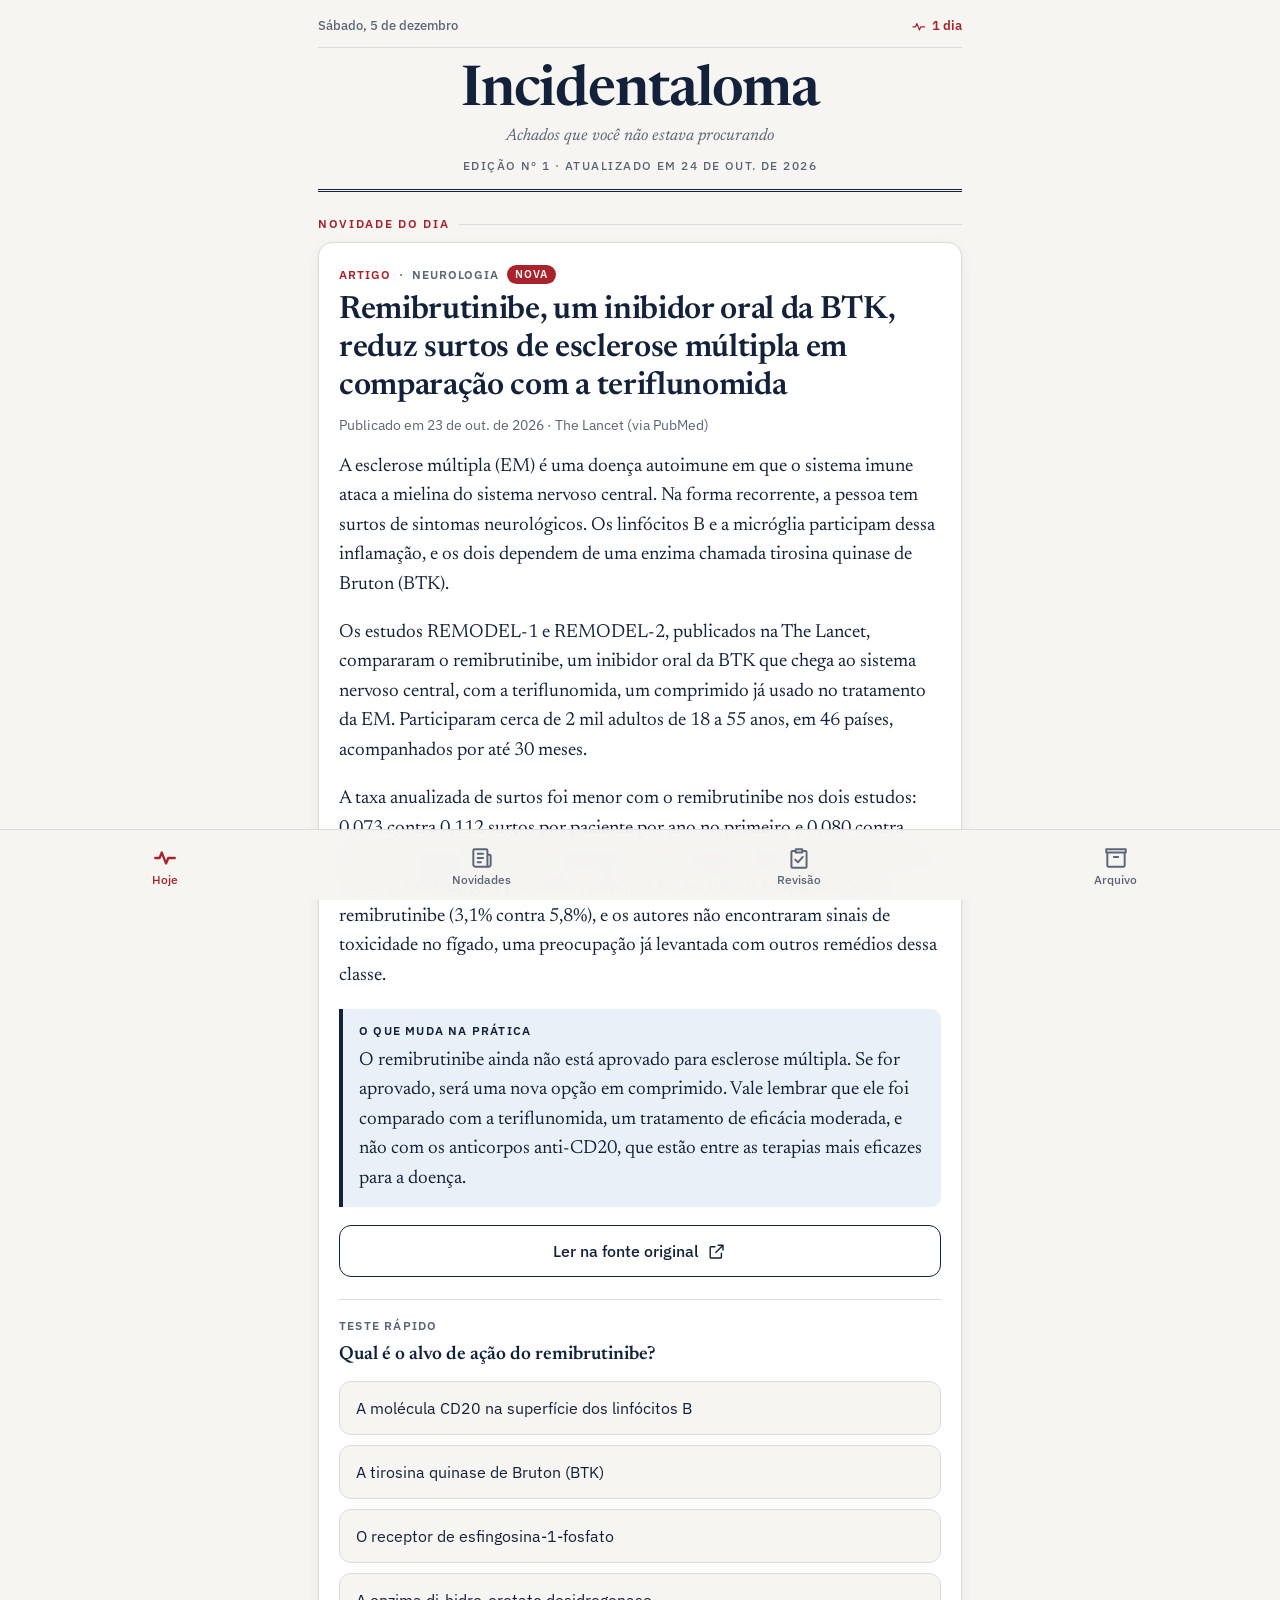
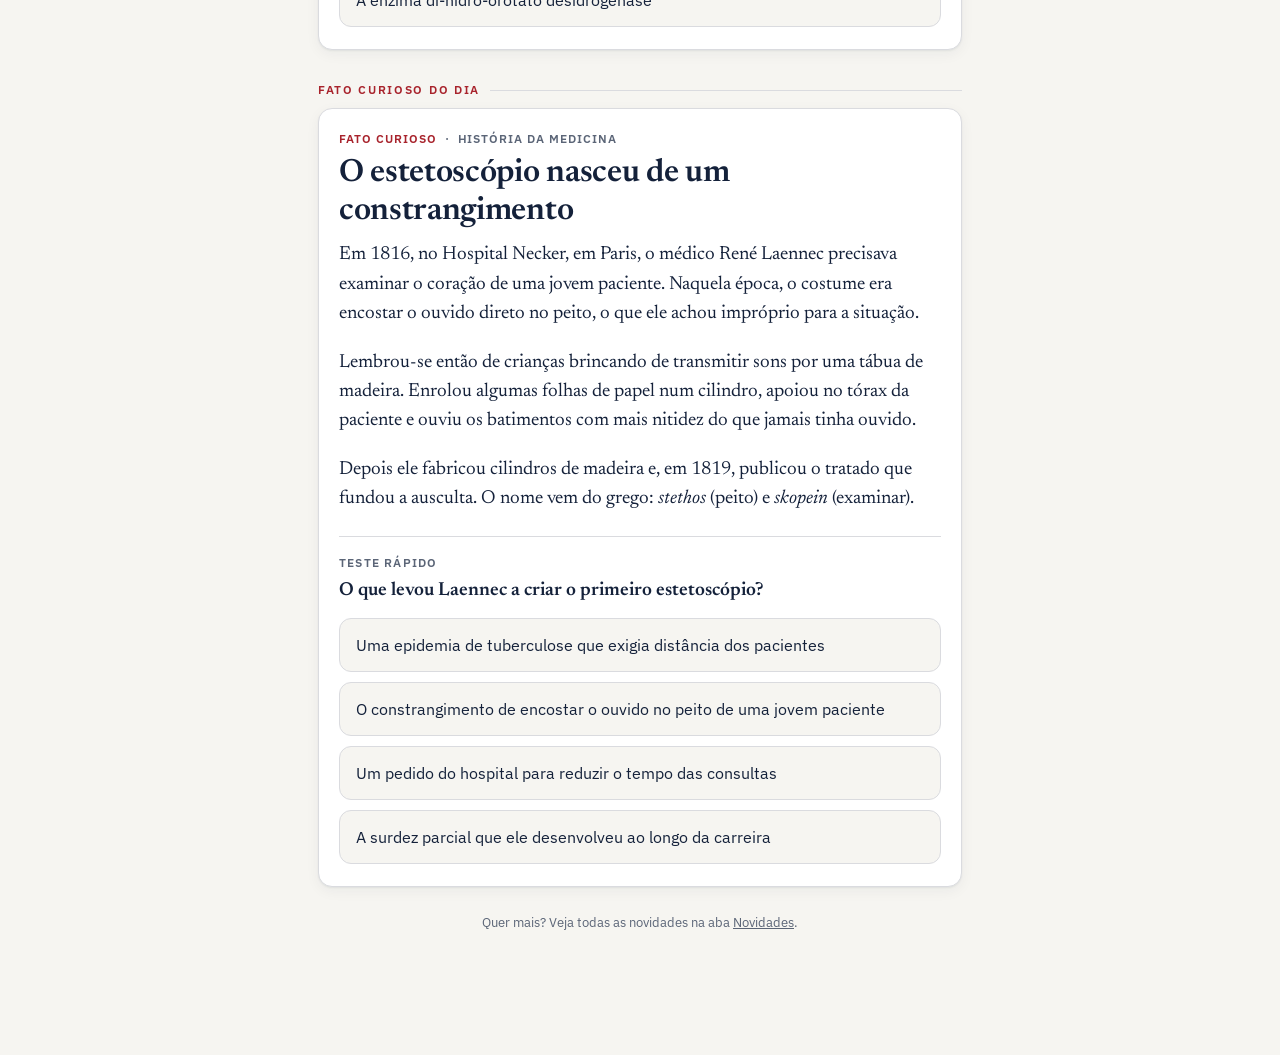
<file: index.html>
<!doctype html>
<html lang="pt-BR">
<head>
  <meta charset="utf-8">
  <meta name="viewport" content="width=device-width, initial-scale=1, viewport-fit=cover">
  <title>Incidentaloma</title>
  <meta name="description" content="Achados que você não estava procurando: novidades de medicina com fonte e fatos curiosos, em poucos minutos por dia.">

  <!-- Cores da barra do celular (clara e escura) -->
  <meta name="theme-color" content="#F6F5F1" media="(prefers-color-scheme: light)">
  <meta name="theme-color" content="#0E1520" media="(prefers-color-scheme: dark)">

  <!-- Para funcionar como app no iPhone -->
  <meta name="apple-mobile-web-app-capable" content="yes">
  <meta name="mobile-web-app-capable" content="yes">
  <meta name="apple-mobile-web-app-status-bar-style" content="default">
  <meta name="apple-mobile-web-app-title" content="Incidentaloma">
  <link rel="apple-touch-icon" href="icones/apple-touch-icon.png">

  <link rel="manifest" href="manifest.webmanifest">
  <link rel="icon" href="icones/icone.svg" type="image/svg+xml">

  <!-- Fontes (ficam guardadas no aparelho depois do primeiro uso) -->
  <link rel="preconnect" href="https://fonts.googleapis.com">
  <link rel="preconnect" href="https://fonts.gstatic.com" crossorigin>
  <link rel="stylesheet" href="https://fonts.googleapis.com/css2?family=IBM+Plex+Sans:wght@400;500;600&family=Newsreader:ital,opsz,wght@0,6..72,400;0,6..72,600;1,6..72,400&display=swap">

  <link rel="stylesheet" href="estilo.css">
</head>
<body>
  <main id="tela" class="tela" tabindex="-1"><p class="vazio">Carregando…</p></main>

  <nav class="barra" aria-label="Navegação principal">
    <a href="#hoje" data-aba="hoje">
      <svg viewBox="0 0 24 24" aria-hidden="true"><path d="M3 12h4l2-5 4 10 2-5h6"/></svg>
      <span>Hoje</span>
    </a>
    <a href="#novidades" data-aba="novidades">
      <svg viewBox="0 0 24 24" aria-hidden="true"><path d="M5 4h11a1 1 0 0 1 1 1v14a1 1 0 0 0 1 1H6a2 2 0 0 1-2-2V5a1 1 0 0 1 1-1zM17 9h2a1 1 0 0 1 1 1v8a2 2 0 0 1-2 2M8 8h5M8 12h5M8 16h3"/></svg>
      <span>Novidades</span>
    </a>
    <a href="#revisao" data-aba="revisao">
      <svg viewBox="0 0 24 24" aria-hidden="true"><path d="M9 4h6v3H9zM9 5.5H6a1 1 0 0 0-1 1V20a1 1 0 0 0 1 1h12a1 1 0 0 0 1-1V6.5a1 1 0 0 0-1-1h-3M8.5 13.5l2.5 2.5 4.5-5"/></svg>
      <span>Revisão</span>
    </a>
    <a href="#arquivo" data-aba="arquivo">
      <svg viewBox="0 0 24 24" aria-hidden="true"><path d="M4 7h16v12a1 1 0 0 1-1 1H5a1 1 0 0 1-1-1zM3 4h18v3H3zM10 11h4"/></svg>
      <span>Arquivo</span>
    </a>
  </nav>

  <script src="app.js"></script>
</body>
</html>
</file>
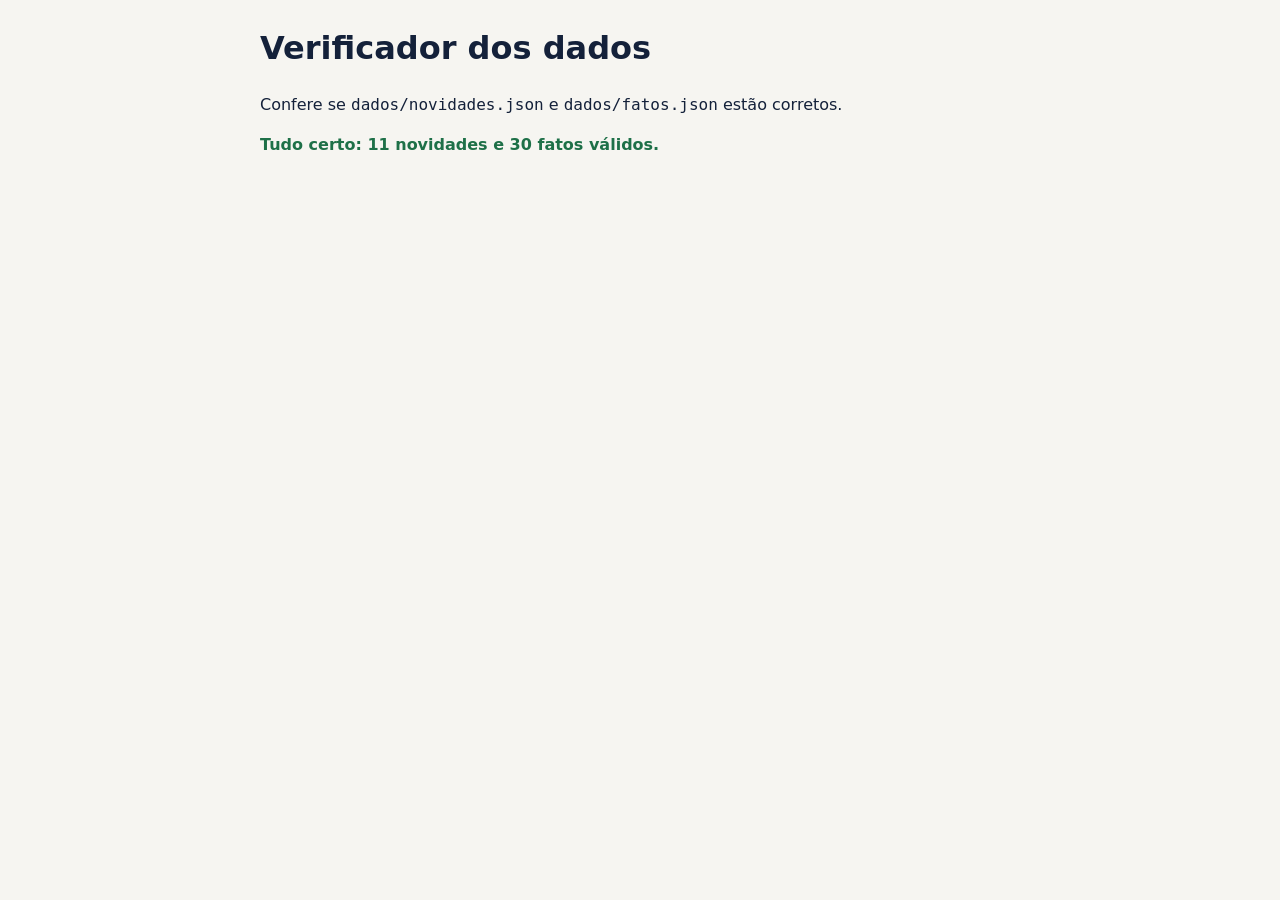
<file: ferramentas/verificar.html>
<!doctype html>
<html lang="pt-BR">
<head>
  <meta charset="utf-8">
  <meta name="viewport" content="width=device-width, initial-scale=1">
  <title>Verificador do Incidentaloma</title>
  <style>
    body { font: 16px/1.5 system-ui, sans-serif; max-width: 760px; margin: 24px auto; padding: 0 16px; background: #F6F5F1; color: #14213A; }
    .ok { color: #1E7048; font-weight: 600; } .erro { color: #A8232C; } .aviso { color: #8A5A00; }
    li { margin-bottom: 6px; }
  </style>
</head>
<body>
  <h1>Verificador dos dados</h1>
  <p>Confere se <code>dados/novidades.json</code> e <code>dados/fatos.json</code> estão corretos.</p>
  <div id="resultado">Verificando…</div>
  <script src="verificar.js"></script>
  <script>
    (async () => {
      const el = document.getElementById("resultado");
      const ler = async nome => {
        const texto = await (await fetch("../dados/" + nome, { cache: "no-cache" })).text();
        try { return JSON.parse(texto); }
        catch (e) { throw new Error(`dados/${nome} não é um JSON válido: ${e.message}`); }
      };
      try {
        const [n, f] = await Promise.all([ler("novidades.json"), ler("fatos.json")]);
        const { erros, avisos } = verificarDados(n, f);
        const li = (cls, t) => `<li class="${cls}">${t.replace(/</g, "&lt;")}</li>`;
        el.innerHTML = `<ul>${erros.map(e => li("erro", "ERRO: " + e)).join("")}${avisos.map(a => li("aviso", "AVISO: " + a)).join("")}</ul>` +
          (erros.length ? `<p class="erro"><b>${erros.length} erro(s).</b> Corrija antes de publicar.</p>`
                        : `<p class="ok">Tudo certo: ${n.novidades.length} novidades e ${f.fatos.length} fatos válidos.</p>`);
      } catch (e) {
        el.innerHTML = `<p class="erro">ERRO: ${String(e.message).replace(/</g, "&lt;")}</p>`;
      }
    })();
  </script>
</body>
</html>
</file>
<file: estilo.css>
/* =========================================================
   VISUAL DO INCIDENTALOMA
   As cores ficam aqui no topo. As do modo escuro ficam logo abaixo.
   ========================================================= */

:root {
  --papel: #F6F5F1;        /* fundo, cor de papel de revista */
  --cartao: #FFFFFF;
  --tinta: #14213A;        /* texto principal, azul-marinho */
  --suave: #5B6577;        /* texto secundário */
  --linha: #DADBDF;
  --destaque: #A8232C;     /* vermelho de revista científica */
  --destaque-fundo: #F7E7E6;
  --pratica-fundo: #EAF0F7;
  --certo: #1E7048;
  --certo-fundo: #E3F2EA;
  --errado: #A8232C;
  --errado-fundo: #F7E7E6;
  --sombra: 0 1px 2px rgba(20, 33, 58, .06), 0 4px 14px rgba(20, 33, 58, .05);

  --serifa: "Newsreader", Georgia, "Times New Roman", serif;
  --sem-serifa: "IBM Plex Sans", system-ui, -apple-system, "Segoe UI", Roboto, sans-serif;

  color-scheme: light dark;
}

@media (prefers-color-scheme: dark) {
  :root {
    --papel: #0E1520;
    --cartao: #162030;
    --tinta: #E6E9EF;
    --suave: #9CA6B8;
    --linha: #2A3547;
    --destaque: #EF6F72;
    --destaque-fundo: #3A1E25;
    --pratica-fundo: #1C2A3F;
    --certo: #5CCB94;
    --certo-fundo: #173327;
    --errado: #EF6F72;
    --errado-fundo: #3A1E25;
    --sombra: none;
  }
}

* { box-sizing: border-box; }

html { -webkit-text-size-adjust: 100%; }

body {
  margin: 0;
  background: var(--papel);
  color: var(--tinta);
  font-family: var(--serifa);
  font-size: 19px;
  line-height: 1.55;
  -webkit-font-smoothing: antialiased;
}

a { color: inherit; }

svg { width: 1.2em; height: 1.2em; fill: none; stroke: currentColor; stroke-width: 1.8; stroke-linecap: round; stroke-linejoin: round; flex: none; }

.tela {
  max-width: 680px;
  margin: 0 auto;
  padding: calc(18px + env(safe-area-inset-top)) 18px calc(110px + env(safe-area-inset-bottom));
  outline: none;
  animation: entrar .35s ease-out;
}

@keyframes entrar { from { opacity: 0; transform: translateY(6px); } to { opacity: 1; transform: none; } }

@media (prefers-reduced-motion: reduce) { .tela { animation: none; } }

/* ---------- Cabeçalho da revista (tela Hoje) ---------- */

.cabeca { text-align: center; padding-bottom: 14px; margin-bottom: 26px; border-bottom: 3px double var(--tinta); }

.linha-topo {
  display: flex; justify-content: space-between; align-items: center; gap: 10px;
  font: 500 13px/1.3 var(--sem-serifa); color: var(--suave);
  padding-bottom: 12px; border-bottom: 1px solid var(--linha);
}

.sequencia { display: inline-flex; align-items: center; gap: 5px; color: var(--destaque); font-weight: 600; text-transform: none; white-space: nowrap; }

.titulo-revista {
  margin: 16px 0 2px;
  font: 600 clamp(38px, 11vw, 56px)/1 var(--serifa);
  letter-spacing: -.02em;
}

.lema { margin: 4px 0 8px; font-style: italic; color: var(--suave); font-size: 17px; }

.edicao { margin: 0; font: 500 12px/1.4 var(--sem-serifa); letter-spacing: .12em; text-transform: uppercase; color: var(--suave); }

/* ---------- Rótulos e títulos ---------- */

.secao-rotulo {
  display: flex; align-items: center; gap: 10px;
  margin: 34px 0 12px;
  font: 600 12px/1 var(--sem-serifa); letter-spacing: .14em; text-transform: uppercase; color: var(--destaque);
}
.secao-rotulo::after { content: ""; flex: 1; height: 1px; background: var(--linha); }
.secao-rotulo:first-of-type { margin-top: 0; }

.chapeu {
  display: flex; flex-wrap: wrap; align-items: center; gap: 6px 8px;
  margin: 0 0 8px;
  font: 600 12px/1.3 var(--sem-serifa); letter-spacing: .08em; text-transform: uppercase; color: var(--suave);
}
.chapeu .tipo { color: var(--destaque); }

.selo {
  display: inline-block; padding: 3px 8px; border-radius: 99px;
  background: var(--destaque); color: var(--papel);
  font: 600 11px/1.2 var(--sem-serifa); letter-spacing: .08em; text-transform: uppercase;
}

h1, h2, h3 { font-family: var(--serifa); font-weight: 600; line-height: 1.18; letter-spacing: -.01em; margin: 0 0 10px; }
.materia h1, .materia h2 { font-size: clamp(26px, 6.6vw, 32px); }

.meta { margin: 0 0 16px; font: 400 14px/1.45 var(--sem-serifa); color: var(--suave); }

.cabecalho-pagina { margin-bottom: 22px; padding-bottom: 14px; border-bottom: 3px double var(--tinta); }
.cabecalho-pagina h1 { font-size: clamp(32px, 9vw, 42px); }
.cabecalho-pagina p:not(.chapeu) { margin: 0; color: var(--suave); }

/* ---------- Matéria (novidade ou fato) ---------- */

.materia {
  background: var(--cartao);
  border: 1px solid var(--linha);
  border-radius: 14px;
  padding: 22px 20px;
  box-shadow: var(--sombra);
}

.texto p { margin: 0 0 1em; }

.pratica {
  margin: 4px 0 18px; padding: 14px 16px;
  background: var(--pratica-fundo);
  border-left: 4px solid var(--tinta);
  border-radius: 0 10px 10px 0;
}
.pratica p { margin: 0 0 .6em; }
.pratica p:last-child { margin-bottom: 0; }

.rotulo { margin: 0 0 6px; font: 600 12px/1.3 var(--sem-serifa); letter-spacing: .1em; text-transform: uppercase; color: var(--suave); }
.pratica .rotulo { color: var(--tinta); }

/* ---------- Botões ---------- */

.botao {
  display: inline-flex; align-items: center; justify-content: center; gap: 8px;
  min-height: 52px; padding: 12px 20px;
  border-radius: 12px; border: 1.5px solid var(--tinta);
  background: transparent; color: var(--tinta);
  font: 500 16px/1.2 var(--sem-serifa); text-decoration: none; cursor: pointer;
}
.botao.cheio { background: var(--tinta); color: var(--papel); }
.botao.largo { width: 100%; }
.botao:active { transform: scale(.98); }

/* ---------- Pergunta de múltipla escolha ---------- */

.pergunta { margin-top: 22px; padding-top: 18px; border-top: 1px solid var(--linha); }
.enunciado { margin: 0 0 12px; font-weight: 600; }

.opcoes { display: grid; gap: 10px; }

.opcao {
  width: 100%; min-height: 54px; padding: 13px 16px;
  text-align: left; cursor: pointer;
  border: 1.5px solid var(--linha); border-radius: 12px;
  background: var(--papel); color: var(--tinta);
  font: 400 16px/1.4 var(--sem-serifa);
}
.opcao:not(:disabled):hover { border-color: var(--tinta); }
.opcao.certa { border-color: var(--certo); background: var(--certo-fundo); color: var(--certo); font-weight: 600; }
.opcao.errada { border-color: var(--errado); background: var(--errado-fundo); color: var(--errado); }
.opcao.apagada { opacity: .5; }
.opcao:disabled { cursor: default; }

.resultado { margin-top: 14px; font-size: 17px; }
.resultado p { margin: 0 0 .6em; }
.veredito { font: 600 16px/1.4 var(--sem-serifa); }
.veredito.sim { color: var(--certo); }
.veredito.nao { color: var(--errado); }

/* ---------- Lista de novidades e filtros ---------- */

.filtros {
  display: flex; gap: 8px; overflow-x: auto;
  margin: 0 -18px 18px; padding: 2px 18px 8px;
  scrollbar-width: none;
}
.filtros::-webkit-scrollbar { display: none; }

.filtro {
  flex: none; display: inline-flex; align-items: center;
  min-height: 42px; padding: 8px 16px;
  border-radius: 99px; border: 1.5px solid var(--linha);
  font: 500 15px/1 var(--sem-serifa); text-decoration: none; white-space: nowrap;
  color: var(--suave); background: var(--cartao);
}
.filtro[aria-current] { background: var(--tinta); border-color: var(--tinta); color: var(--papel); }

.cartao-lista {
  display: block; text-decoration: none;
  padding: 18px 18px 16px; margin-bottom: 12px;
  background: var(--cartao); border: 1px solid var(--linha); border-radius: 14px;
  box-shadow: var(--sombra);
}
.cartao-lista h2 { font-size: 21px; margin-bottom: 6px; }
.cartao-lista p { margin: 0; font: 400 14px/1.45 var(--sem-serifa); color: var(--suave); }

/* ---------- Arquivo ---------- */

.numeros { display: grid; grid-template-columns: repeat(2, 1fr); gap: 10px; margin-bottom: 26px; }
.numero { padding: 14px 16px; background: var(--cartao); border: 1px solid var(--linha); border-radius: 14px; }
.numero b { display: block; font: 600 30px/1.1 var(--serifa); }
.numero span { font: 400 13px/1.3 var(--sem-serifa); color: var(--suave); }
.numero.grande { grid-column: 1 / -1; border-color: var(--destaque); }
.numero.grande b { color: var(--destaque); font-size: 40px; }

.grupo { margin-bottom: 24px; }
.grupo h2 { font-size: 22px; padding-bottom: 8px; border-bottom: 1px solid var(--linha); }

.item {
  display: flex; align-items: center; justify-content: space-between; gap: 12px;
  min-height: 60px; padding: 12px 2px;
  text-decoration: none; border-bottom: 1px solid var(--linha);
}
.item strong { display: block; font-weight: 600; font-size: 17px; line-height: 1.3; }
.item span { font: 400 13px/1.4 var(--sem-serifa); color: var(--suave); }
.item svg { color: var(--suave); }

.secao { margin-top: 30px; padding-top: 18px; border-top: 1px solid var(--linha); }
.secao h2 { font-size: 22px; }
.secao p, .secao li { font-size: 17px; }

/* ---------- Revisão ---------- */

.placar {
  position: sticky; top: calc(8px + env(safe-area-inset-top)); z-index: 2;
  margin: 0 0 8px; padding: 10px 14px;
  background: var(--tinta); color: var(--papel); border-radius: 10px;
  font: 600 15px/1.3 var(--sem-serifa); text-align: center;
}

.revisao-item { padding: 18px 20px; margin-bottom: 12px; background: var(--cartao); border: 1px solid var(--linha); border-radius: 14px; }
.revisao-item .pergunta { margin-top: 0; padding-top: 0; border-top: 0; }

/* ---------- Outros ---------- */

.voltar {
  display: inline-flex; align-items: center; gap: 4px;
  min-height: 44px; margin-bottom: 10px;
  font: 500 15px/1 var(--sem-serifa); text-decoration: none; color: var(--suave);
}

.vazio { padding: 24px 4px; color: var(--suave); text-align: center; font-style: italic; }

.rodape-info { margin-top: 26px; text-align: center; font: 400 13px/1.5 var(--sem-serifa); color: var(--suave); }

/* ---------- Barra de navegação embaixo ---------- */

.barra {
  position: fixed; left: 0; right: 0; bottom: 0; z-index: 10;
  display: grid; grid-template-columns: repeat(4, 1fr);
  padding: 6px 6px calc(6px + env(safe-area-inset-bottom));
  background: color-mix(in srgb, var(--papel) 92%, transparent);
  -webkit-backdrop-filter: blur(12px); backdrop-filter: blur(12px);
  border-top: 1px solid var(--linha);
}
.barra a {
  display: flex; flex-direction: column; align-items: center; justify-content: center; gap: 3px;
  min-height: 58px; border-radius: 12px;
  font: 500 12px/1 var(--sem-serifa); text-decoration: none; color: var(--suave);
}
.barra a svg { width: 26px; height: 26px; }
.barra a[aria-current] { color: var(--destaque); }
.barra a[aria-current] svg { stroke-width: 2.2; }
</file>
